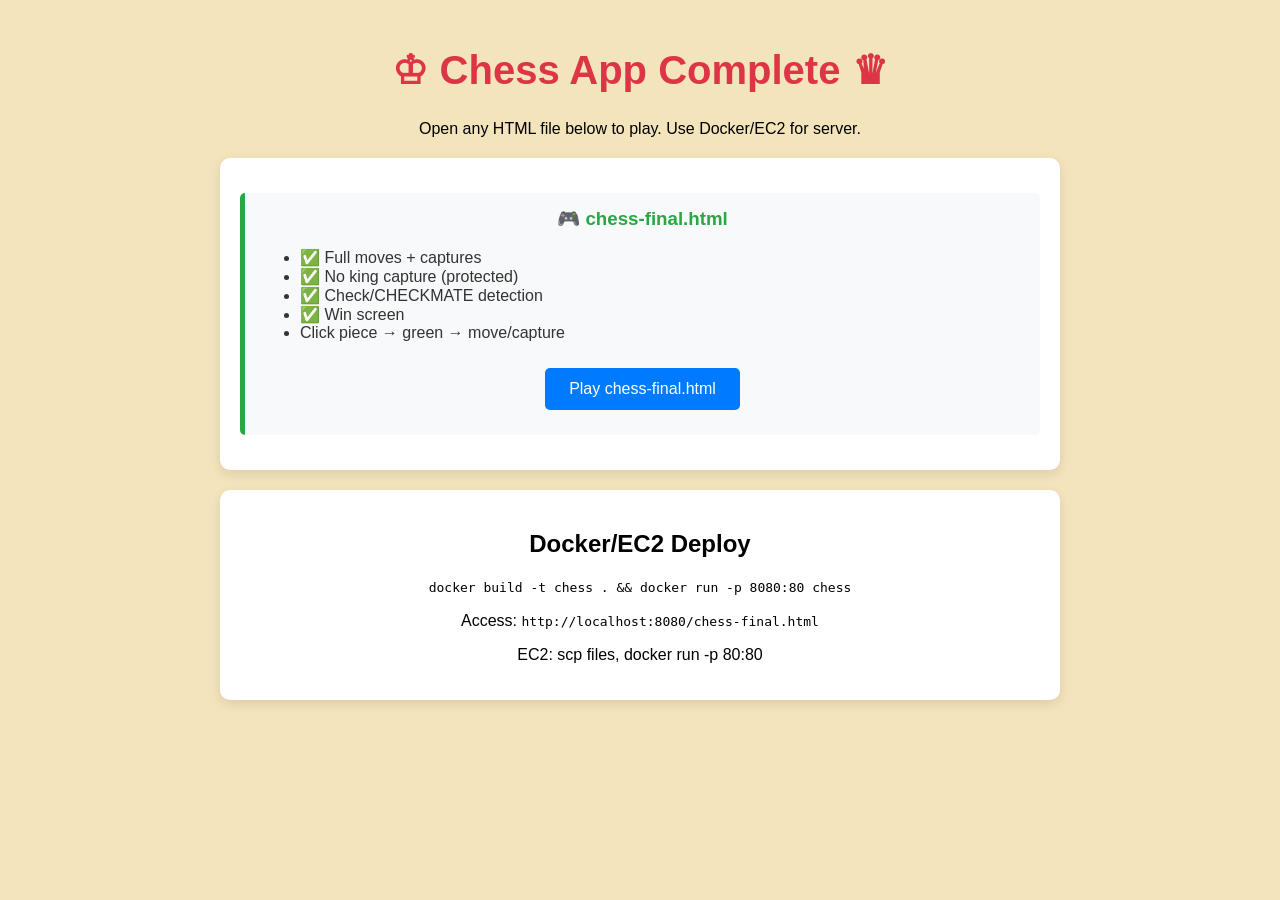
<file: index.html>
<!DOCTYPE html>
<html lang="en">
<head>
    <meta charset="UTF-8">
    <meta name="viewport" content="width=device-width, initial-scale=1.0">
    <title>Chess App - Docker/EC2 Ready</title>
    <style>
        body { font-family: Arial, sans-serif; text-align: center; background: #f4e4bc; margin: 0; padding: 20px; }
        .files { background: white; padding: 20px; margin: 20px auto; max-width: 800px; border-radius: 10px; box-shadow: 0 4px 12px rgba(0,0,0,0.1); }
        .file { margin: 15px 0; padding: 15px; background: #f8f9fa; border-left: 5px solid #28a745; border-radius: 5px; }
        .file h3 { color: #28a745; margin-top: 0; }
        .file ul { text-align: left; color: #333; }
        button { background: #007bff; color: white; border: none; padding: 12px 24px; font-size: 16px; border-radius: 5px; cursor: pointer; margin: 10px; }
        button:hover { background: #0056b3; }
        h1 { color: #dc3545; font-size: 2.5em; }
    </style>
</head>
<body>
    <h1>♔ Chess App Complete ♛</h1>
    <p>Open any HTML file below to play. Use Docker/EC2 for server.</p>
    
    <div class="files">
        <div class="file">
            <h3>🎮 chess-final.html</h3>
            <ul>
                <li>✅ Full moves + captures</li>
                <li>✅ No king capture (protected)</li>
                <li>✅ Check/CHECKMATE detection</li>
                <li>✅ Win screen</li>
                <li>Click piece → green → move/capture</li>
            </ul>
            <button onclick="window.open('chess-final.html')">Play chess-final.html</button>
        </div>
    </div>

    <div class="files">
        <h2>Docker/EC2 Deploy</h2>
        <p><code>docker build -t chess . && docker run -p 8080:80 chess</code></p>
        <p>Access: <code>http://localhost:8080/chess-final.html</code></p>
        <p>EC2: scp files, docker run -p 80:80</p>
    </div>

    <script>
        // Auto-open main game
        setTimeout(() => {
            window.open('chess-final.html', '_blank');
        }, 1000);
    </script>
</body>
</html>
</file>
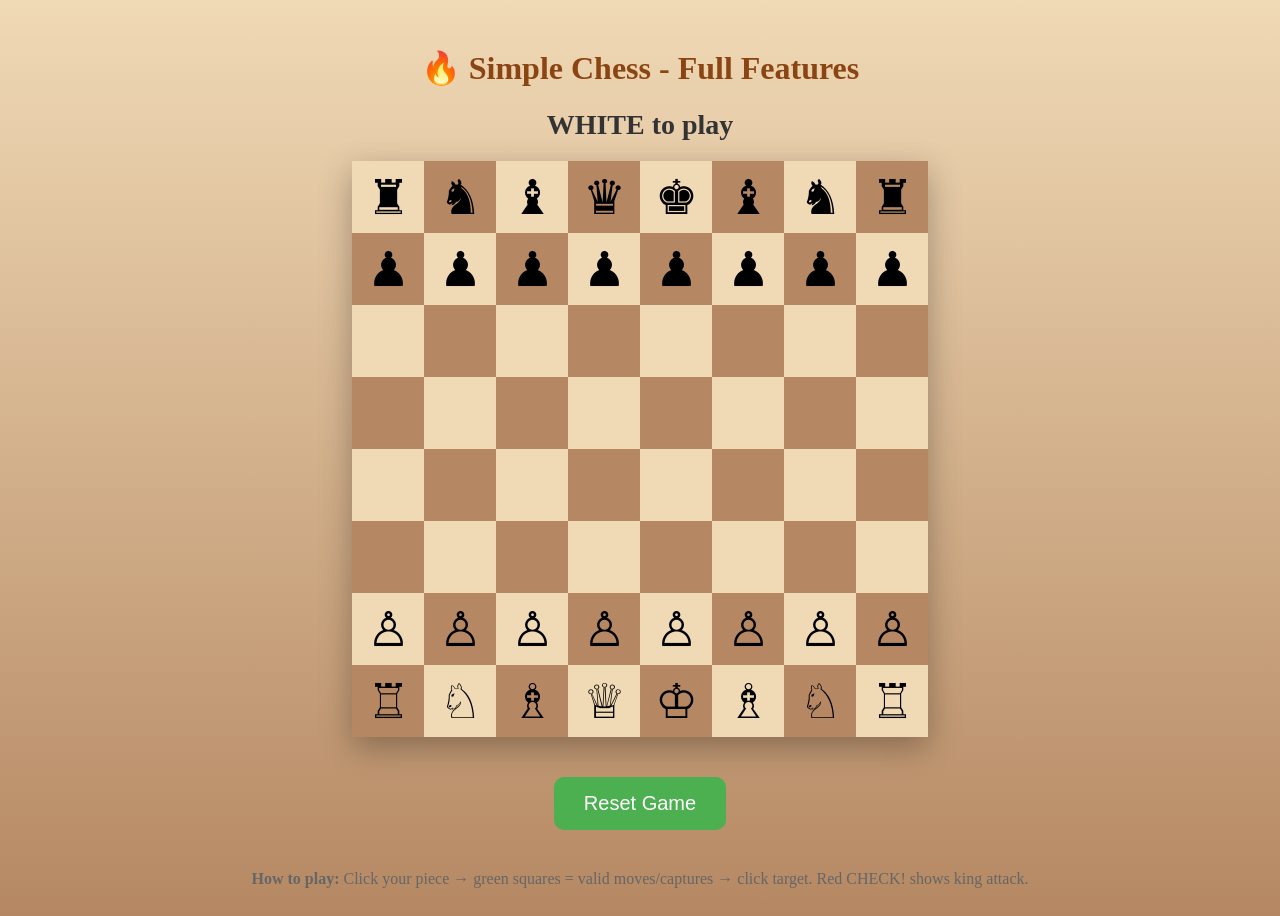
<file: chess-complete.html>
<!DOCTYPE html>
<html>
<head>
 <meta charset="UTF-8">
<title>Working Chess</title>
<meta name="viewport" content="width=device-width, initial-scale=1">
<style>
body { font-family: serif; text-align: center; background: linear-gradient(to bottom, #f0d9b5, #b58863); padding: 20px; }
h1 { color: #8B4513; }
table { margin: 20px auto; border-collapse: collapse; box-shadow: 0 10px 30px rgba(0,0,0,0.3); }
td { width: 70px; height: 70px; font-size: 48px; cursor: pointer; position: relative; transition: all 0.2s; }
td:hover { transform: scale(1.05); }
.light { background: #f0d9b5; }
.dark { background: #b58863; }
.selected { background: #FFD700 !important; box-shadow: inset 0 0 20px gold; }
.valid { background: #90EE90 !important; box-shadow: inset 0 0 20px lime; }
#status { font-size: 28px; font-weight: bold; margin: 20px; color: #333; }
#check { font-size: 32px; font-weight: bold; color: red; margin: 10px; }
button { background: #4CAF50; color: white; border: none; padding: 15px 30px; font-size: 20px; border-radius: 10px; cursor: pointer; margin: 20px; }
button:hover { background: #45a049; }
</style>
</head>
<body>
<h1>🔥 Simple Chess - Full Features</h1>
<div id="status">White to play</div>
<div id="check"></div>
<table id="board"></table>
<button onclick="resetGame()">Reset Game</button>
<div style="margin-top: 20px; color: #666;">
<strong>How to play:</strong> Click your piece → green squares = valid moves/captures → click target. Red CHECK! shows king attack.
</div>

<script>
const pieces = {'r':'♜','n':'♞','b':'♝','q':'♛','k':'♚','p':'♟','R':'♖','N':'♘','B':'♗','Q':'♕','K':'♔','P':'♙'};

let board = [
 ['r','n','b','q','k','b','n','r'], ['p','p','p','p','p','p','p','p'], [null,null,null,null,null,null,null,null],
 [null,null,null,null,null,null,null,null], [null,null,null,null,null,null,null,null], [null,null,null,null,null,null,null,null],
 ['P','P','P','P','P','P','P','P'], ['R','N','B','Q','K','B','N','R']
];

let turn = 'white';
let selected = null;

function render() {
  const table = document.getElementById('board');
  table.innerHTML = '';
  for(let r=0; r<8; r++) {
    const tr = document.createElement('tr');
    for(let c=0; c<8; c++) {
      const td = document.createElement('td');
      td.className = (r+c)%2 ? 'dark' : 'light';
      td.dataset.r = r;
      td.dataset.c = c;
      const p = board[r][c];
      td.innerHTML = p ? pieces[p] : '&nbsp;';
      td.onclick = () => play(r,c);
      tr.appendChild(td);
    }
    table.appendChild(tr);
  }
  document.getElementById('status').innerHTML = `<strong>${turn.toUpperCase()} to play</strong>`;
  const checkDiv = document.getElementById('check');
  const inCheck = isCheck(turn);
  checkDiv.textContent = inCheck ? '⚠️ CHECK! ⚠️' : '';
  if(selected) {
    const sel = document.querySelector(`[data-r="${selected.r}"][data-c="${selected.c}"]`);
    sel?.classList.add('selected');
  }
}

function play(r,c) {
  clearHighlights();
  
  const piece = board[r][c];
  
  if(selected) {
    if(validMove(selected.r, selected.c, r, c)) {
      board[r][c] = board[selected.r][selected.c];
      board[selected.r][selected.c] = null;
      turn = turn === 'white' ? 'black' : 'white';
    }
    selected = null;
  } else if(piece && ownPiece(piece)) {
    selected = {r,c};
    showValidMoves(r,c);
  }
  
  render();
}

function ownPiece(p) {
  return turn === 'white' ? p.toUpperCase() === p : p.toLowerCase() === p;
}

function validMove(fr,fc,tr,tc) {
  const p = board[fr][fc];
  const t = board[tr][tc];
  if(!p || !ownPiece(p)) return false;
  if(t && ownPiece(t)) return false;
  
  const dr = tr-fr, dc = tc-fc;
  const type = p.toLowerCase();
  
  switch(type) {
    case 'p':
      const dir = turn === 'white' ? -1 : 1;
      const start = turn === 'white' ? 6 : 1;
      if(dc === 0 && !t) return dr === dir || (dr === dir*2 && fr === start);
      return Math.abs(dc) === 1 && dr === dir && t;
    
    case 'n': return (Math.abs(dr) === 1 && Math.abs(dc) === 2) || (Math.abs(dr) === 2 && Math.abs(dc) === 1);
    case 'k': return Math.abs(dr) <=1 && Math.abs(dc) <=1;
    
    case 'r': if(dr && dc) return false; return pathOK(fr,fc,tr,tc);
    case 'b': if(Math.abs(dr) !== Math.abs(dc)) return false; return pathOK(fr,fc,tr,tc);
    case 'q': if(dr && dc && Math.abs(dr) !== Math.abs(dc)) return false; return pathOK(fr,fc,tr,tc);
  }
  return false;
}

function pathOK(fr,fc,tr,tc) {
  const dr = Math.sign(tr-fr), dc = Math.sign(tc-fc);
  let r = fr + dr, c = fc + dc;
  while(r !== tr || c !== tc) {
    if(board[r][c]) return false;
    r += dr; c += dc;
  }
  return true;
}

function clearHighlights() {
  document.querySelectorAll('td').forEach(td => {
    td.classList.remove('selected','valid');
  });
}

function showValidMoves(r,c) {
  for(let tr=0; tr<8; tr++) for(let tc=0; tc<8; tc++) {
    if(validMove(r,c,tr,tc)) {
      const td = document.querySelector(`[data-r="${tr}"][data-c="${tc}"]`);
      td.classList.add('valid');
    }
  }
}

function findKing(color) {
  const k = color === 'white' ? 'K' : 'k';
  for(let r=0; r<8; r++) for(let c=0; c<8; c++) if(board[r][c] === k) return {r,c};
}

function isCheck(color) {
  const opp = color === 'white' ? 'black' : 'white';
  const king = findKing(color);
  for(let r=0; r<8; r++) for(let c=0; c<8; c++) {
    const p = board[r][c];
    if(p && ((opp === 'white' && p.toUpperCase() === p) || (opp === 'black' && p.toLowerCase() === p))) {
      if(validMove(r,c,king.r,king.c)) return true;
    }
  }
  return false;
}

function resetGame() {
  board = [['r','n','b','q','k','b','n','r'],['p','p','p','p','p','p','p','p'],[null,null,null,null,null,null,null,null],[null,null,null,null,null,null,null,null],[null,null,null,null,null,null,null,null],[null,null,null,null,null,null,null,null],['P','P','P','P','P','P','P','P'],['R','N','B','Q','K','B','N','R']];
  turn = 'white';
  selected = null;
  render();
}

render();
</script>
</body>
</html>
</file>
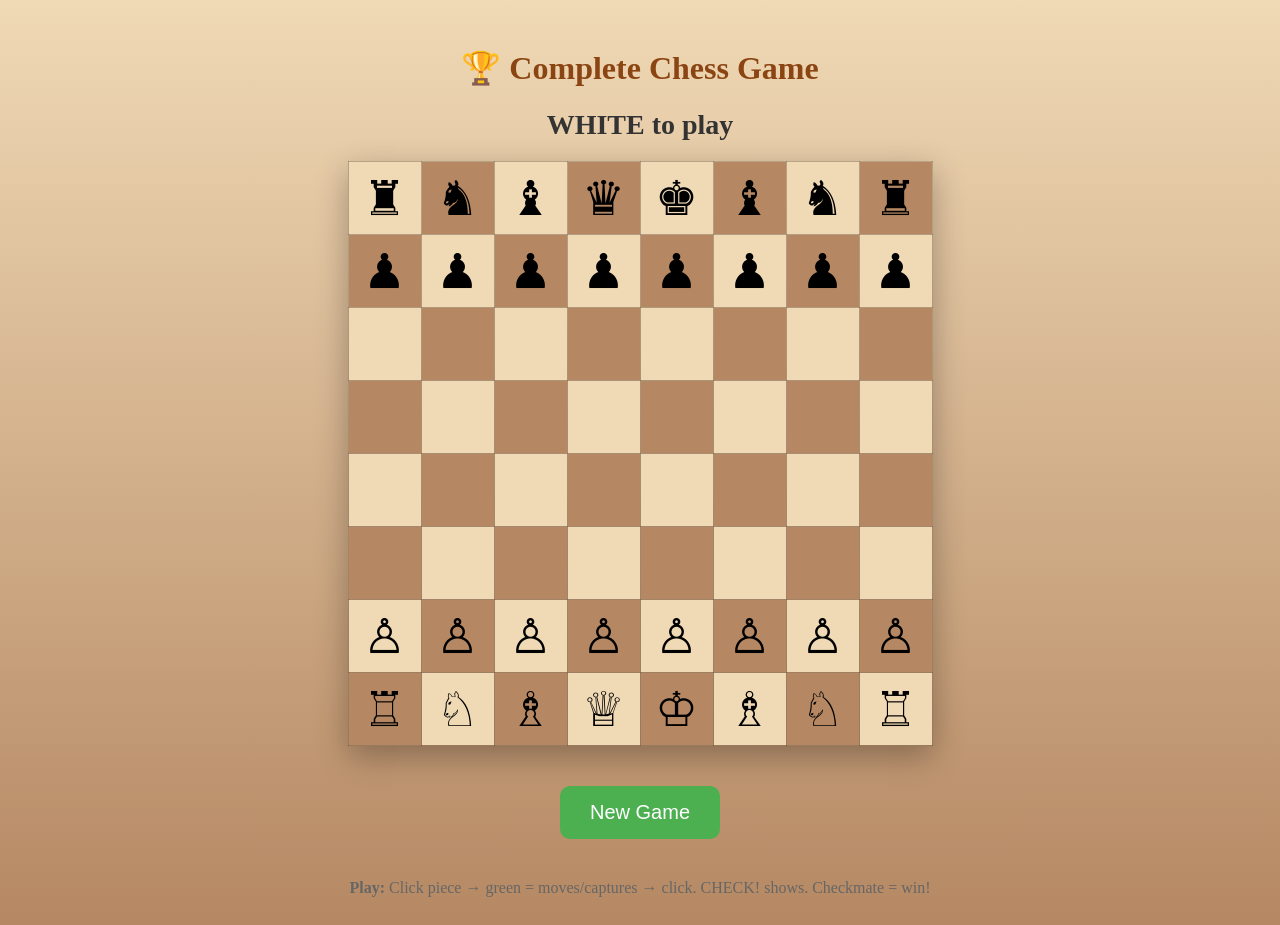
<file: chess-final.html>
<!DOCTYPE html>
<html>
<head>
 <meta charset="UTF-8">
<title>Complete Chess</title>
<meta name="viewport" content="width=device-width, initial-scale=1">
<style>
body { font-family: serif; text-align: center; background: linear-gradient(to bottom, #f0d9b5, #b58863); padding: 20px; }
h1 { color: #8B4513; }
table { margin: 20px auto; border-collapse: collapse; box-shadow: 0 10px 30px rgba(0,0,0,0.3); }
td { width: 70px; height: 70px; font-size: 48px; cursor: pointer; position: relative; transition: all 0.2s; border: 1px solid rgba(0,0,0,0.2); }
td:hover { transform: scale(1.05); }
.light { background: #f0d9b5; }
.dark { background: #b58863; }
.selected { background: #FFD700 !important; box-shadow: inset 0 0 20px gold; }
.valid { background: #90EE90 !important; box-shadow: inset 0 0 20px lime; }
#status { font-size: 28px; font-weight: bold; margin: 20px; color: #333; }
#check { font-size: 32px; font-weight: bold; color: red; margin: 10px; }
#gameover { font-size: 36px; font-weight: bold; color: #FF4500; margin: 20px; background: white; padding: 20px; border-radius: 10px; display: none; }
button { background: #4CAF50; color: white; border: none; padding: 15px 30px; font-size: 20px; border-radius: 10px; cursor: pointer; margin: 20px; }
button:hover { background: #45a049; }
</style>
</head>
<body>
<h1>🏆 Complete Chess Game</h1>
<div id="status">White to play</div>
<div id="check"></div>
<div id="gameover"></div>
<table id="board"></table>
<button onclick="resetGame()">New Game</button>
<div style="margin-top: 20px; color: #666;">
<strong>Play:</strong> Click piece → green = moves/captures → click. CHECK! shows. Checkmate = win!
</div>

<script>
const pieces = {'r':'♜','n':'♞','b':'♝','q':'♛','k':'♚','p':'♟','R':'♖','N':'♘','B':'♗','Q':'♕','K':'♔','P':'♙'};

let board = [
 ['r','n','b','q','k','b','n','r'], ['p','p','p','p','p','p','p','p'], [null,null,null,null,null,null,null,null],
 [null,null,null,null,null,null,null,null], [null,null,null,null,null,null,null,null], [null,null,null,null,null,null,null,null],
 ['P','P','P','P','P','P','P','P'], ['R','N','B','Q','K','B','N','R']
];

let turn = 'white';
let selected = null;
let gameOver = false;

function render() {
  const table = document.getElementById('board');
  table.innerHTML = '';
  for(let r=0; r<8; r++) {
    const tr = document.createElement('tr');
    for(let c=0; c<8; c++) {
      const td = document.createElement('td');
      td.className = (r+c)%2 ? 'dark' : 'light';
      td.dataset.r = r;
      td.dataset.c = c;
      const p = board[r][c];
      td.innerHTML = p ? pieces[p] : ' ';
      td.onclick = gameOver ? null : () => play(r,c);
      tr.appendChild(td);
    }
    table.appendChild(tr);
  }
  const status = document.getElementById('status');
  status.innerHTML = gameOver ? '' : `<strong>${turn.toUpperCase()} to play</strong>`;
  
  const checkDiv = document.getElementById('check');
  const inCheck = !gameOver && isCheck(turn);
  checkDiv.textContent = inCheck ? '⚠️ CHECK! ⚠️' : '';
  
  const gameOverDiv = document.getElementById('gameover');
  if(gameOver) {
    gameOverDiv.style.display = 'block';
    gameOverDiv.textContent = `Checkmate! ${turn === 'white' ? 'Black' : 'White'} wins! 🎉`;
  } else {
    gameOverDiv.style.display = 'none';
  }
  
  if(selected && !gameOver) {
    const sel = document.querySelector(`[data-r="${selected.r}"][data-c="${selected.c}"]`);
    sel?.classList.add('selected');
  }
}

function play(r,c) {
  clearHighlights();
  
  const piece = board[r][c];
  
  if(selected) {
    if(validMove(selected.r, selected.c, r, c)) {
      board[r][c] = board[selected.r][selected.c];
      board[selected.r][selected.c] = null;
      turn = turn === 'white' ? 'black' : 'white';
      if(isCheckmate()) gameOver = true;
    }
    selected = null;
  } else if(piece && ownPiece(piece)) {
    selected = {r,c};
    showValidMoves(r,c);
  }
  
  render();
}

function ownPiece(p) {
  return turn === 'white' ? p.toUpperCase() === p : p.toLowerCase() === p;
}

function validMove(fr,fc,tr,tc) {
  const p = board[fr][fc];
  const t = board[tr][tc];
  if(!p || !ownPiece(p)) return false;
  
  // Cannot capture own king
  if(t === (turn === 'white' ? 'K' : 'k')) return false;
  
  // Cannot move to square occupied by own piece
  if(t && ownPiece(t)) return false;
  
  const dr = tr-fr, dc = tc-fc;
  const type = p.toLowerCase();
  
  switch(type) {
    case 'p':
      const dir = turn === 'white' ? -1 : 1;
      const start = turn === 'white' ? 6 : 1;
      if(dc === 0 && !t) return dr === dir || (dr === dir*2 && fr === start);
      return Math.abs(dc) === 1 && dr === dir && t;
    
    case 'n': return (Math.abs(dr) === 1 && Math.abs(dc) === 2) || (Math.abs(dr) === 2 && Math.abs(dc) === 1);
    case 'k': return Math.abs(dr) <=1 && Math.abs(dc) <=1;
    
    case 'r': if(dr && dc) return false; return pathOK(fr,fc,tr,tc);
    case 'b': if(Math.abs(dr) !== Math.abs(dc)) return false; return pathOK(fr,fc,tr,tc);
    case 'q': if(dr && dc && Math.abs(dr) !== Math.abs(dc)) return false; return pathOK(fr,fc,tr,tc);
  }
  return false;
}

function pathOK(fr,fc,tr,tc) {
  const dr = Math.sign(tr-fr), dc = Math.sign(tc-fc);
  let r = fr + dr, c = fc + dc;
  while(r !== tr || c !== tc) {
    if(board[r][c]) return false;
    r += dr; c += dc;
  }
  return true;
}

function clearHighlights() {
  document.querySelectorAll('td').forEach(td => td.classList.remove('selected','valid'));
}

function showValidMoves(r,c) {
  for(let tr=0; tr<8; tr++) for(let tc=0; tc<8; tc++) {
    if(validMove(r,c,tr,tc)) {
      const td = document.querySelector(`[data-r="${tr}"][data-c="${tc}"]`);
      td?.classList.add('valid');
    }
  }
}

function findKing(color) {
  const k = color === 'white' ? 'K' : 'k';
  for(let r=0; r<8; r++) for(let c=0; c<8; c++) if(board[r][c] === k) return {r,c};
  return null;
}

function isCheck(color) {
  const opp = color === 'white' ? 'black' : 'white';
  const king = findKing(color);
  if(!king) return false;
  for(let r=0; r<8; r++) for(let c=0; c<8; c++) {
    const p = board[r][c];
    if(p && ((opp === 'white' && p.toUpperCase() === p) || (opp === 'black' && p.toLowerCase() === p))) {
      if(validMove(r,c,king.r,king.c)) return true;
    }
  }
  return false;
}

function hasLegalMoves(color) {
  for(let r=0; r<8; r++) for(let c=0; c<8; c++) {
    const p = board[r][c];
    if(p && ownPiece(p)) {
      for(let tr=0; tr<8; tr++) for(let tc=0; tc<8; tc++) {
        if(validMove(r,c,tr,tc)) return true;
      }
    }
  }
  return false;
}

function isCheckmate() {
  if(!isCheck(turn)) return false;
  return !hasLegalMoves(turn);
}

function resetGame() {
  board = [['r','n','b','q','k','b','n','r'],['p','p','p','p','p','p','p','p'],[null,null,null,null,null,null,null,null],[null,null,null,null,null,null,null,null],[null,null,null,null,null,null,null,null],[null,null,null,null,null,null,null,null],['P','P','P','P','P','P','P','P'],['R','N','B','Q','K','B','N','R']];
  turn = 'white';
  selected = null;
  gameOver = false;
  render();
}

render();
</script>
</body>
</html>
</file>
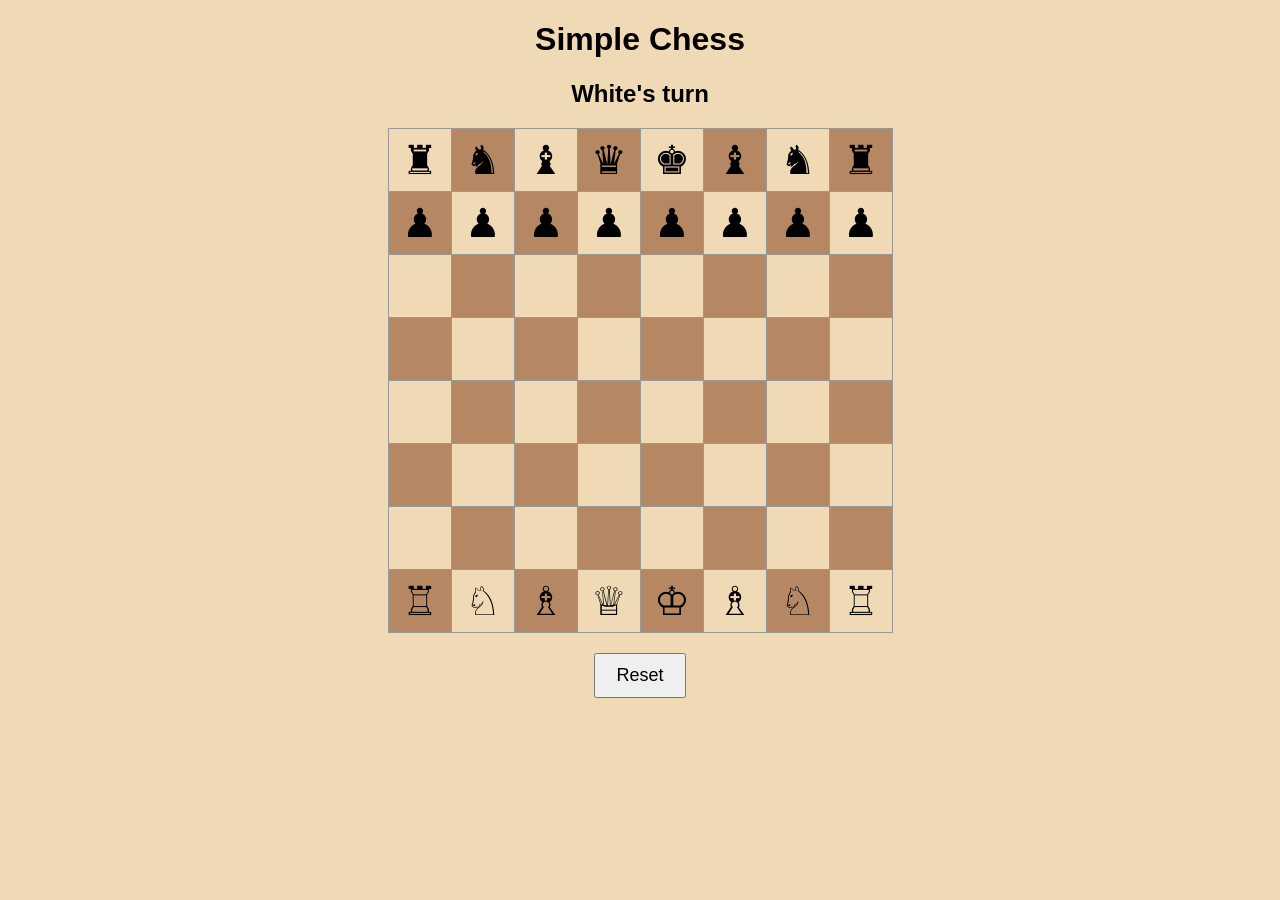
<file: chess.html>
<!DOCTYPE html>
<html>
<head>
<meta charset="UTF-8">
<title>Chess</title>
<style>
body { font-family: Arial; text-align: center; background: #f0d9b5; }
table { border-collapse: collapse; margin: 20px auto; }
td { width: 60px; height: 60px; text-align: center; font-size: 40px; cursor: pointer; border: 1px solid #999; }
.light { background: #f0d9b5; }
.dark { background: #b58863; }
.selected { background: yellow !important; }
.valid { background: lightgreen !important; }
#status { font-size: 24px; font-weight: bold; }
#check { color: red; font-size: 28px; font-weight: bold; }
button { padding: 10px 20px; font-size: 18px; }
</style>
</head>
<body>
<h1>Simple Chess</h1>
<div id="status">White's turn</div>
<div id="check"></div>
<table id="board"></table>
<button onclick="resetBoard()">Reset</button>

<script>
const pieces = {
  'r':'♜','n':'♞','b':'♝','q':'♛','k':'♚','p':'♟',
  'R':'♖','N':'♘','B':'♗','Q':'♕','K':'♔','P':''
};

let board = [
 ['r','n','b','q','k','b','n','r'],
 ['p','p','p','p','p','p','p','p'],
 [null,null,null,null,null,null,null,null],
 [null,null,null,null,null,null,null,null],
 [null,null,null,null,null,null,null,null],
 [null,null,null,null,null,null,null,null],
 ['P','P','P','P','P','P','P','P'],
 ['R','N','B','Q','K','B','N','R']
];

let turn = 'white';
let selected = null;

function render() {
  let table = document.getElementById('board');
  table.innerHTML = '';
  for(let row=0; row<8; row++) {
    let tr = document.createElement('tr');
    for(let col=0; col<8; col++) {
      let td = document.createElement('td');
      td.className = ((row+col)%2==0) ? 'light' : 'dark';
      td.dataset.row = row;
      td.dataset.col = col;
      let pieceCode = board[row][col];
      if(pieceCode) td.innerHTML = pieces[pieceCode];
      td.onclick = () => click(row, col);
      tr.appendChild(td);
    }
    table.appendChild(tr);
  }
  document.getElementById('status').textContent = turn.charAt(0).toUpperCase() + turn.slice(1) + "'s turn";
  let checkEl = document.getElementById('check');
  let inCheck = isInCheck(turn);
  checkEl.textContent = inCheck ? 'CHECK!' : '';
  if(selected) {
    let selCell = document.querySelector(`td[data-row="${selected.row}"][data-col="${selected.col}"]`);
    if(selCell) selCell.classList.add('selected');
  }
}

function click(row, col) {
  document.querySelectorAll('td').forEach(td => td.classList.remove('selected', 'valid'));
  
  let piece = board[row][col];
  
  if(selected) {
    if(isValidMove(selected.row, selected.col, row, col)) {
      board[row][col] = board[selected.row][selected.col];
      board[selected.row][selected.col] = null;
      turn = turn === 'white' ? 'black' : 'white';
    }
    selected = null;
  } else if(piece && ((turn === 'white' && piece.toUpperCase() === piece) || (turn === 'black' && piece.toLowerCase() === piece))) {
    selected = {row, col};
    highlightValidMoves(row, col);
  }
  
  render();
}

function isValidMove(fr, fc, tr, tc) {
  let piece = board[fr][fc];
  let target = board[tr][tc];
  
  if(!piece || (turn === 'white' && piece.toLowerCase() === piece) || (turn === 'black' && piece.toUpperCase() === piece)) return false;
  if(target && ((turn === 'white' && target.toLowerCase() === target) || (turn === 'black' && target.toUpperCase() === target))) return false;
  
  let dr = tr - fr;
  let dc = tc - fc;
  
  let type = piece.toLowerCase();
  
  if(type === 'p') {
    let dir = turn === 'white' ? -1 : 1;
    let start = turn === 'white' ? 6 : 1;
    if(dc === 0 && !target) {
      if(dr === dir || (dr === dir*2 && fr === start)) return true;
    }
    if(Math.abs(dc) === 1 && dr === dir && target) return true;
    return false;
  }
  
  if(type === 'n') return (Math.abs(dr) === 2 && Math.abs(dc) === 1) || (Math.abs(dr) === 1 && Math.abs(dc) === 2);
  if(type === 'k') return Math.abs(dr) <= 1 && Math.abs(dc) <= 1;
  
  if(type === 'r') {
    if(dr !== 0 && dc !== 0) return false;
    return clearPath(fr,fc,tr,tc);
  }
  if(type === 'b') {
    if(Math.abs(dr) !== Math.abs(dc)) return false;
    return clearPath(fr,fc,tr,tc);
  }
  if(type === 'q') {
    if(dr !== 0 && dc !== 0 && Math.abs(dr) !== Math.abs(dc)) return false;
    return clearPath(fr,fc,tr,tc);
  }
  return false;
}

function clearPath(fr,fc,tr,tc) {
  let dr = Math.sign(tr-fr);
  let dc = Math.sign(tc-fc);
  let r = fr + dr;
  let c = fc + dc;
  while(r !== tr || c !== tc) {
    if(board[r][c]) return false;
    r += dr;
    c += dc;
  }
  return true;
}

function highlightValidMoves(row, col) {
  for(let r=0; r<8; r++) {
    for(let c=0; c<8; c++) {
      if(isValidMove(row, col, r, c)) {
        let td = document.querySelector(`td[data-row="${r}"][data-col="${c}"]`);
        if(td) td.classList.add('valid');
      }
    }
  }
}

function findKing(color) {
  let king = color === 'white' ? 'K' : 'k';
  for(let r=0; r<8; r++) for(let c=0; c<8; c++) if(board[r][c] === king) return {row:r, col:c};
}

function isInCheck(color) {
  let opp = color === 'white' ? 'black' : 'white';
  let king = findKing(color);
  for(let r=0; r<8; r++) {
    for(let c=0; c<8; c++) {
      let piece = board[r][c];
      if(piece && ((opp === 'white' && piece.toUpperCase() === piece) || (opp === 'black' && piece.toLowerCase() === piece))) {
        if(isValidMove(r, c, king.row, king.col)) return true;
      }
    }
  }
  return false;
}

function resetBoard() {
  board = [
   ['r','n','b','q','k','b','n','r'],
   ['p','p','p','p','p','p','p','p'],
   [null,null,null,null,null,null,null,null],
   [null,null,null,null,null,null,null,null],
   [null,null,null,null,null,null,null,null],
   [null,null,null,null,null,null,null,null],
   ['P','P','P','P','P','P','P','P'],
   ['R','N','B','Q','K','B','N','R']
  ];
  turn = 'white';
  selected = null;
  render();
}

render();
</script>
</body>
</html>
</file>
